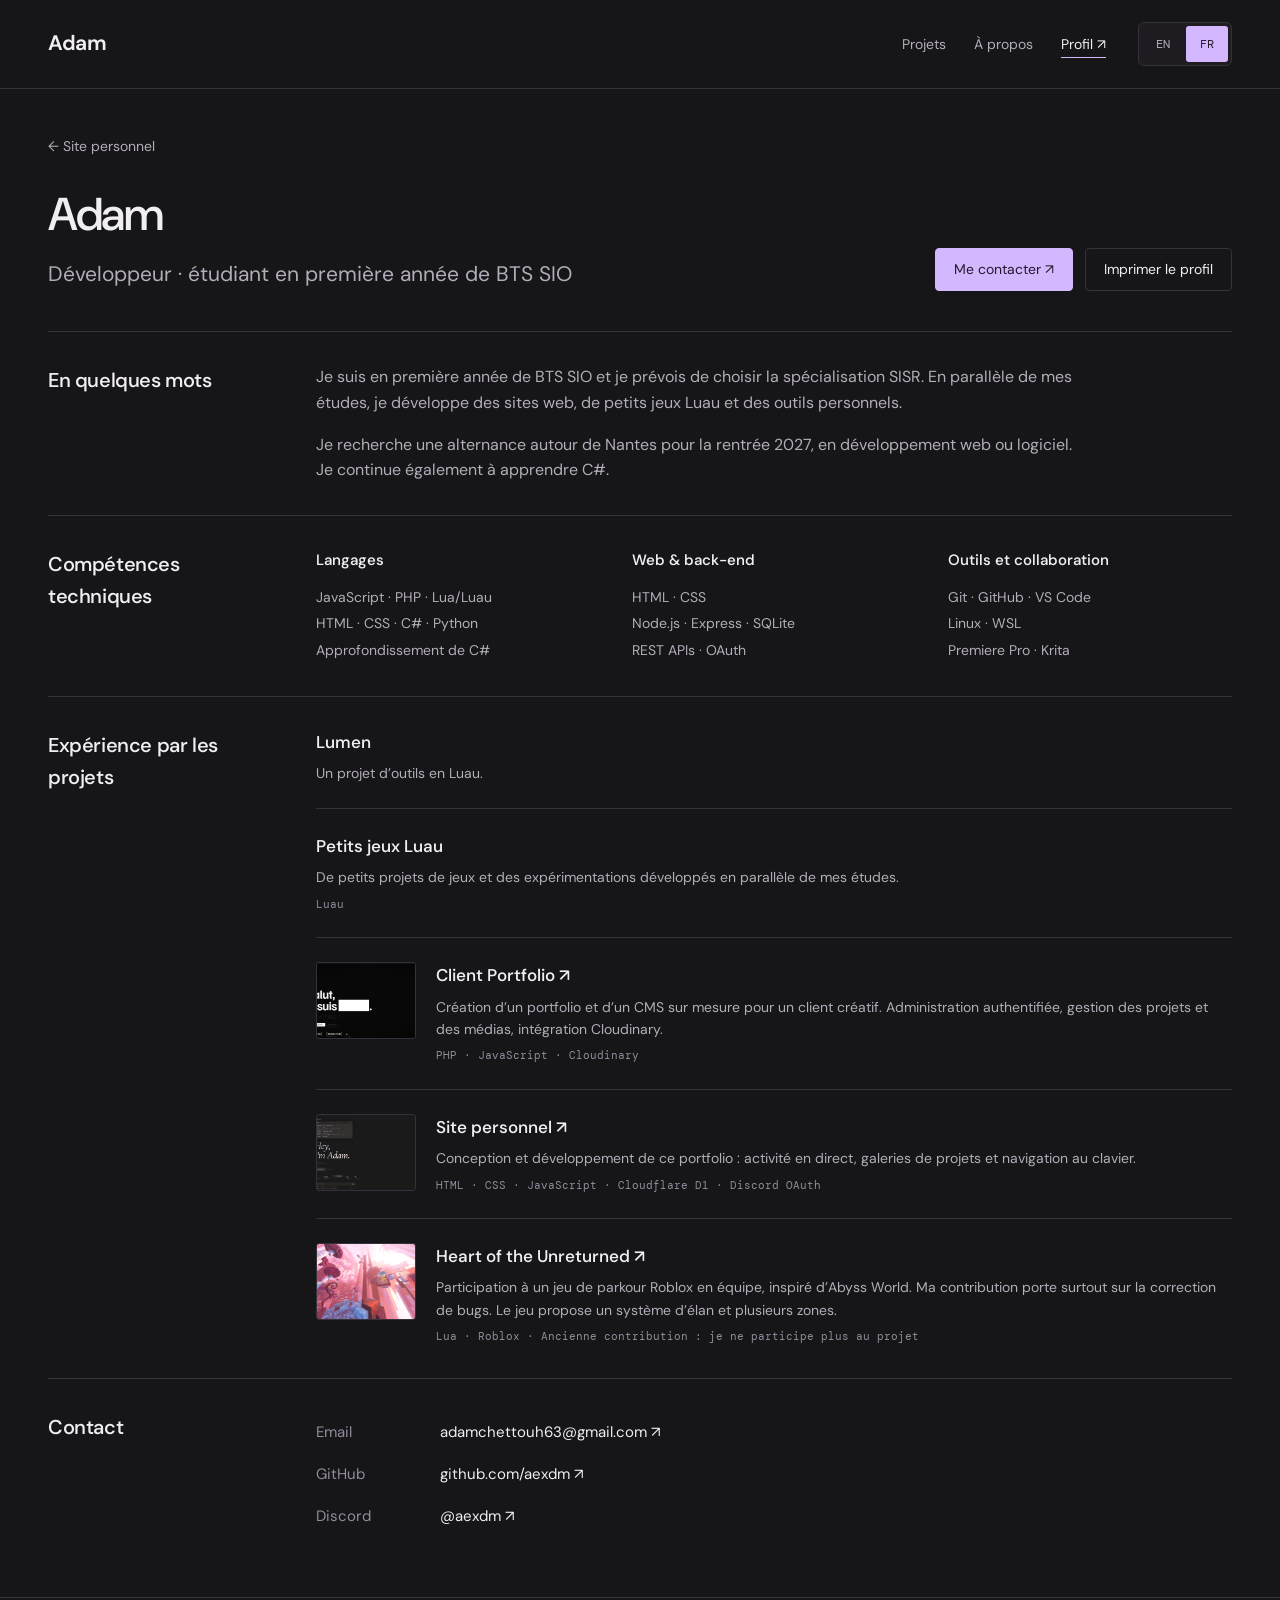
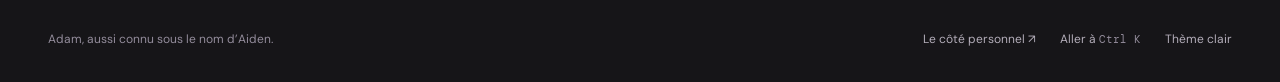
<file: pro.html>
<!DOCTYPE html>
<html lang="fr" data-default-lang="fr" data-layout="portfolio-v2">
<head>
  <meta charset="UTF-8">
  <meta name="viewport" content="width=device-width, initial-scale=1">
  <title>Adam : developer profile</title>
  <meta name="description" content="Adam, étudiant en première année de BTS SIO. Recherche d’alternance autour de Nantes pour la rentrée 2027. Web, Luau et C#.">
  <meta name="theme-color" content="#161518">
  <link rel="stylesheet" href="site.css">
  <link rel="stylesheet" href="language-switch.css">
  <script src="site.js" defer></script>
</head>
<body data-page="profile">
  <a class="skip-link" href="#main" data-en="Skip to content" data-fr="Aller au contenu">Aller au contenu</a>
  <header class="site-header"><div class="wrap header-inner">
    <a class="wordmark" href="index.html" aria-label="Adam">Adam</a>
    <nav class="primary-nav" aria-label="Main navigation"><a href="#projets" data-en="Work" data-fr="Projets">Projets</a><a href="perso.html" data-en="About" data-fr="À propos">À propos</a><a href="pro.html" aria-current="page" data-en="Profile ↗" data-fr="Profil ↗">Profil ↗</a></nav>
    <div class="header-tools"><div class="language-switch" role="group" aria-label="Language / Langue"><button type="button" data-lang="en" aria-pressed="false" aria-label="English">EN</button><button type="button" data-lang="fr" aria-pressed="true" aria-label="Français">FR</button></div></div>
  </div></header>
  <main class="wrap profile-bottom" id="main">
    <div class="page-top"><a href="perso.html" data-en="← Personal site" data-fr="← Site personnel">← Site personnel</a></div>
    <section class="profile-intro" aria-labelledby="profile-title"><div><h1 class="page-title" id="profile-title">Adam</h1><p class="page-lead" data-en="Developer · first-year BTS SIO student" data-fr="Développeur · étudiant en première année de BTS SIO">Développeur · étudiant en première année de BTS SIO</p></div><div class="profile-actions"><a class="button button--primary" href="mailto:adamchettouh63@gmail.com" data-en="Get in touch ↗" data-fr="Me contacter ↗">Me contacter ↗</a><button class="button" type="button" data-print hidden data-en="Print profile" data-fr="Imprimer le profil">Imprimer le profil</button></div></section>
    <section class="profile-section" id="profil" aria-labelledby="summary-title"><h2 id="summary-title" data-en="A short introduction" data-fr="En quelques mots">En quelques mots</h2><div class="profile-summary"><p data-en="I’m in my first year of BTS SIO and plan to choose the SISR specialization. Alongside my studies, I build websites, small Luau games, and personal tools." data-fr="Je suis en première année de BTS SIO et je prévois de choisir la spécialisation SISR. En parallèle de mes études, je développe des sites web, de petits jeux Luau et des outils personnels.">Je suis en première année de BTS SIO et je prévois de choisir la spécialisation SISR. En parallèle de mes études, je développe des sites web, de petits jeux Luau et des outils personnels.</p><p data-en="I’m looking for an alternance around Nantes starting in the 2027 academic year, in web or software development. I’m also continuing to learn C#." data-fr="Je recherche une alternance autour de Nantes pour la rentrée 2027, en développement web ou logiciel. Je continue également à apprendre C#.">Je recherche une alternance autour de Nantes pour la rentrée 2027, en développement web ou logiciel. Je continue également à apprendre C#.</p></div></section>
    <section class="profile-section" id="competences" aria-labelledby="skills-title"><h2 id="skills-title" data-en="Technical skills" data-fr="Compétences techniques">Compétences techniques</h2><div class="skills-list"><div><h3 data-en="Languages" data-fr="Langages">Langages</h3><p>JavaScript · PHP · Lua/Luau<br>HTML · CSS · C# · Python<br><span data-en="Continuing to learn C#" data-fr="Approfondissement de C#">Approfondissement de C#</span></p></div><div><h3>Web &amp; back-end</h3><p>HTML · CSS<br>Node.js · Express · SQLite<br>REST APIs · OAuth</p></div><div><h3 data-en="Tools & collaboration" data-fr="Outils et collaboration">Outils et collaboration</h3><p>Git · GitHub · VS Code<br>Linux · WSL<br>Premiere Pro · Krita</p></div></div></section>
    <section class="profile-section" id="projets" aria-labelledby="projects-title"><h2 id="projects-title" data-en="Project experience" data-fr="Expérience par les projets">Expérience par les projets</h2><div class="work-list">
<article class="work-item work-item--text"><div><h3>Lumen</h3><p data-en="A tooling project in Luau." data-fr="Un projet d’outils en Luau.">Un projet d’outils en Luau.</p></div></article>
<article class="work-item work-item--text"><div><h3 data-en="Small Luau games" data-fr="Petits jeux Luau">Petits jeux Luau</h3><p data-en="Small game projects and experiments developed alongside my studies." data-fr="De petits projets de jeux et des expérimentations développés en parallèle de mes études.">De petits projets de jeux et des expérimentations développés en parallèle de mes études.</p><p class="work-tech">Luau</p></div></article>
      <article class="work-item"><a href="https://github.com/aexdm/client-portfolio" data-project="client" aria-label="Client Portfolio details"><img src="images/showcase-1.png" alt="Client Portfolio homepage" width="100" height="77" loading="lazy"></a><div><h3><a href="https://github.com/aexdm/client-portfolio" data-project="client">Client Portfolio ↗</a></h3><p data-en="Built a portfolio and custom CMS for a creative client. Includes an authenticated admin panel, project and media management, and Cloudinary integration." data-fr="Création d’un portfolio et d’un CMS sur mesure pour un client créatif. Administration authentifiée, gestion des projets et des médias, intégration Cloudinary.">Création d’un portfolio et d’un CMS sur mesure pour un client créatif. Administration authentifiée, gestion des projets et des médias, intégration Cloudinary.</p><p class="work-tech">PHP · JavaScript · Cloudinary</p></div></article>
      <article class="work-item"><a href="https://github.com/aexdm/angxl.dev.hub" data-project="site" aria-label="Personal website details"><img src="images/showcase-perso1.png" alt="Earlier personal website design" width="100" height="77" loading="lazy"></a><div><h3><a href="https://github.com/aexdm/angxl.dev.hub" data-project="site" data-en="Personal website ↗" data-fr="Site personnel ↗">Site personnel ↗</a></h3><p data-en="Designed and developed this portfolio, with a live activity feed, project galleries, and keyboard navigation." data-fr="Conception et développement de ce portfolio : activité en direct, galeries de projets et navigation au clavier.">Conception et développement de ce portfolio : activité en direct, galeries de projets et navigation au clavier.</p><p class="work-tech">HTML · CSS · JavaScript · Cloudflare D1 · Discord OAuth</p></div></article>
      <article class="work-item"><a href="https://www.roblox.com/games/132429881613824/ABYSS-WORLD-HOTU" data-project="hotu" aria-label="Heart of the Unreturned details"><img src="images/hotu1.png" alt="Heart of the Unreturned game world" width="100" height="77" loading="lazy"></a><div><h3><a href="https://www.roblox.com/games/132429881613824/ABYSS-WORLD-HOTU" data-project="hotu">Heart of the Unreturned ↗</a></h3><p data-en="Contributed to a team-built Roblox parkour game inspired by Abyss World. My contribution focused mainly on bug fixes. The game includes momentum-based movement and multi-zone maps." data-fr="Participation à un jeu de parkour Roblox en équipe, inspiré d’Abyss World. Ma contribution porte surtout sur la correction de bugs. Le jeu propose un système d’élan et plusieurs zones.">Participation à un jeu de parkour Roblox en équipe, inspiré d’Abyss World. Ma contribution porte surtout sur la correction de bugs. Le jeu propose un système d’élan et plusieurs zones.</p><p class="work-tech">Lua · Roblox · <span data-en="Past contribution : no longer involved" data-fr="Ancienne contribution : je ne participe plus au projet">Ancienne contribution : je ne participe plus au projet</span></p></div></article>
    </div></section>
    <section class="profile-section" id="contact" aria-labelledby="profile-contact-title"><h2 id="profile-contact-title">Contact</h2><dl class="contact-details"><div><dt>Email</dt><dd><a href="mailto:adamchettouh63@gmail.com">adamchettouh63@gmail.com ↗</a></dd></div><div><dt>GitHub</dt><dd><a href="https://github.com/aexdm" target="_blank" rel="noopener noreferrer">github.com/aexdm ↗</a></dd></div><div><dt>Discord</dt><dd><a href="https://discord.com/users/853310319002517524" target="_blank" rel="noopener noreferrer">@aexdm ↗</a></dd></div></dl></section>
  </main>
  <footer class="site-footer"><div class="wrap footer-inner"><p data-en="Adam, also known as Aiden." data-fr="Adam, aussi connu sous le nom d’Aiden.">Adam, aussi connu sous le nom d’Aiden.</p><div class="footer-actions"><a href="perso.html" data-en="The personal side ↗" data-fr="Le côté personnel ↗">Le côté personnel ↗</a><button type="button" data-command-open hidden><span data-en="Go to" data-fr="Aller à">Aller à</span> <kbd>Ctrl K</kbd></button><button type="button" data-theme-toggle hidden>Light theme</button></div></div></footer>
</body>
</html>
</file>
<file: site.css>
@import url('https://fonts.googleapis.com/css2?family=DM+Mono:wght@400;500&family=DM+Sans:wght@400;450;500;550;600;650;700&display=swap');

:root {
  color-scheme: dark;
  --bg: #161518;
  --surface: #1e1c21;
  --hover: #26232b;
  --text: #f0edf3;
  --secondary: #b3adb9;
  --muted: #938c9b;
  --line: #36313b;
  --accent: #d4b8ff;
  --accent-text: #231b2d;
  --error: #f5b8d4;
  --sans: 'DM Sans', sans-serif;
  --mono: 'DM Mono', monospace;
}
:root[data-theme='light'] {
  color-scheme: light;
  --bg: #f5f5f4;
  --surface: #ece9ef;
  --hover: #e6e0ed;
  --text: #211d26;
  --secondary: #58505f;
  --muted: #696170;
  --line: #d5cfdc;
  --accent: #684689;
  --accent-text: #fff;
  --error: #982e55;
}
*, *::before, *::after { box-sizing: border-box; }
html { scroll-behavior: smooth; scroll-padding-top: 24px; }
body { margin: 0; background: var(--bg); color: var(--text); font: 16px/1.6 var(--sans); -webkit-font-smoothing: antialiased; }
body:has(dialog[open]) { overflow: hidden; }
::selection { background: var(--accent); color: var(--accent-text); }
a { color: inherit; text-decoration: none; }
button, input, textarea { font: inherit; }
button, a, input, textarea { -webkit-tap-highlight-color: transparent; }
button { color: inherit; cursor: pointer; }
button, a { touch-action: manipulation; }
button { background: none; border: 0; }
button:disabled { cursor: not-allowed; opacity: .55; }
:focus-visible { outline: 2px solid var(--accent); outline-offset: 5px; }
img { display: block; max-width: 100%; }
h1, h2, h3, p { margin: 0; }
h1, h2, h3 { font-weight: 550; }
ul, ol { margin: 0; }
[hidden] { display: none !important; }
.wrap { width: min(1200px, calc(100% - 96px)); margin-inline: auto; }
.skip-link { position: absolute; top: -100px; left: 24px; z-index: 10; padding: 12px 20px; background: var(--accent); color: var(--accent-text); }
.skip-link:focus { top: 12px; }
.site-header { border-bottom: 1px solid var(--line); }
.header-inner { min-height: 88px; display: flex; align-items: center; gap: 32px; }
.wordmark { font-size: 21px; font-weight: 650; letter-spacing: -.8px; white-space: nowrap; }
.wordmark span { color: var(--accent); }
.primary-nav { display: flex; gap: 28px; margin-left: auto; align-items: center; }
.primary-nav a, .recruiter-link { font-size: 14px; color: var(--secondary); padding-block: 12px; white-space: nowrap; }
.primary-nav a:hover, .primary-nav a[aria-current], .recruiter-link:hover { color: var(--text); }
.primary-nav a[aria-current] { text-decoration: underline; text-decoration-color: var(--accent); text-underline-offset: 8px; }
.header-tools { display: flex; gap: 28px; align-items: center; }
.language-switch { display: flex; gap: 10px; border-left: 1px solid var(--line); padding-left: 24px; }
.language-switch button { padding: 10px 0; min-width: 28px; font: 12px var(--mono); color: var(--muted); }
.language-switch button[aria-pressed='true'] { color: var(--text); text-decoration: underline; text-underline-offset: 6px; }
.language-switch button:hover { color: var(--accent); }
.intro { padding: 64px 0 48px; display: grid; grid-template-columns: 1.4fr 1fr; gap: 64px; align-items: end; }
.intro h1 { font-size: clamp(38px, 4.4vw, 62px); line-height: 1.12; letter-spacing: -2.8px; margin-bottom: 20px; }
.intro-heading { font-size: 26px; line-height: 1.4; font-weight: 450; letter-spacing: -.6px; color: var(--secondary); max-width: 460px; text-wrap: balance; }
.intro-bio { max-width: 390px; padding-bottom: 3px; }
.intro-bio p { color: var(--secondary); font-size: 16px; line-height: 1.8; }
.inline-link { display: inline-flex; gap: 8px; align-items: baseline; padding-block: 6px; border-bottom: 1px solid var(--line); }
.inline-link:hover { border-color: var(--accent); color: var(--accent); }
.intro-bio .inline-link { margin-top: 16px; font-size: 14px; }
.section-heading { display: flex; justify-content: space-between; align-items: center; gap: 24px; padding-block: 22px; border-top: 1px solid var(--line); }
.section-heading h2 { font-size: 22px; letter-spacing: -.6px; }
.filters { display: flex; gap: 24px; }
.filters button { padding: 8px 0; font-size: 14px; color: var(--muted); border-bottom: 1px solid transparent; }
.filters button:hover { color: var(--text); }
.filters button[aria-pressed='true'] { color: var(--text); border-bottom-color: var(--accent); }
.projects { display: grid; grid-template-columns: repeat(2, minmax(0, 1fr)); column-gap: 32px; row-gap: 36px; }
.project { min-width: 0; }
.project-link { display: block; }
.project-image { width: 100%; height: auto; aspect-ratio: 1.85; object-fit: cover; object-position: center; background: var(--surface); border: 1px solid var(--line); border-radius: 4px; transition: border-color 150ms ease; }
.project-link:hover .project-image { border-color: var(--accent); }
.project-image--screen { object-position: top left; }
.project-heading { display: flex; align-items: baseline; gap: 12px; margin-top: 15px; }
.project-number { font: 12px var(--mono); color: var(--muted); flex-shrink: 0; }
.project-heading h3 { font-size: 19px; letter-spacing: -.35px; }
.project-arrow { margin-left: auto; font-size: 23px; font-weight: 400; color: var(--secondary); line-height: 1; }
.project-link:hover h3, .project-link:hover .project-arrow { color: var(--accent); }
.project-description { color: var(--secondary); font-size: 14px; margin: 7px 0 9px 28px; max-width: 490px; }
.project-meta { color: var(--muted); font: 11px/1.6 var(--mono); margin-left: 28px; display: flex; align-items: baseline; justify-content: space-between; gap: 12px; }
.project--text { grid-column: 1 / -1; border-block: 1px solid var(--line); padding: 20px 0; }
.project--text .project-link { display: grid; grid-template-columns: 1fr 1fr; gap: 32px; align-items: center; }
.project--text .project-heading { margin: 0; }
.project--text .project-description { margin: 0; }
.project--text .project-arrow { margin-right: 12px; }
.contact-strip { padding-block: 48px; display: flex; justify-content: space-between; align-items: center; gap: 32px; }
.contact-strip h2 { font-size: 26px; letter-spacing: -.7px; }
.contact-strip p { color: var(--secondary); margin-top: 8px; font-size: 14px; }
.contact-links { display: flex; gap: 24px; flex-wrap: wrap; }
.site-footer { border-top: 1px solid var(--line); }
.footer-inner { min-height: 84px; display: flex; align-items: center; justify-content: space-between; gap: 24px; font-size: 12px; color: var(--muted); }
.footer-actions { display: flex; flex-wrap: wrap; gap: 24px; align-items: center; }
.footer-actions button, .footer-actions a { padding: 10px 0; font-size: 12px; color: var(--secondary); }
.footer-actions button:hover, .footer-actions a:hover { color: var(--text); }
kbd { font: 11px var(--mono); color: var(--muted); }
.page-top { padding: 44px 0 28px; }
.page-top a { font-size: 14px; color: var(--secondary); }
.page-top a:hover { color: var(--accent); }
.personal-nav { display: flex; gap: 32px; border-bottom: 1px solid var(--line); margin-bottom: 40px; }
.personal-nav a { padding: 12px 0; color: var(--secondary); font-size: 14px; border-bottom: 2px solid transparent; margin-bottom: -1px; }
.personal-nav a[aria-current='page'] { color: var(--text); border-bottom-color: var(--accent); }
.personal-nav a:hover { color: var(--text); }
.personal-panel { padding-bottom: 56px; min-height: 540px; }
.personal-panel:focus { outline: none; }
.personal-panel + .personal-panel { border-top: 1px solid var(--line); padding-top: 40px; }
.js .personal-panel { border-top: none; padding-top: 0; }
.page-title { font-size: clamp(32px, 3.6vw, 46px); line-height: 1.2; letter-spacing: -1.8px; }
.page-lead { color: var(--secondary); margin-top: 16px; max-width: 630px; }
.about-layout { display: grid; grid-template-columns: 1.4fr 1fr; gap: 80px; margin-top: 36px; }
.prose p { margin-bottom: 20px; color: var(--secondary); max-width: 660px; }
.prose p:first-child { color: var(--text); font-size: 21px; line-height: 1.7; letter-spacing: -.2px; }
.prose a { text-decoration: underline; text-underline-offset: 4px; }
.profile-identity { display: flex; gap: 16px; align-items: center; padding-bottom: 24px; }
.avatar { height: 56px; width: 56px; background: var(--surface); border: 1px solid var(--line); border-radius: 8px; display: grid; place-items: center; overflow: hidden; font-size: 24px; color: var(--accent); flex-shrink: 0; }
.avatar img { width: 100%; height: 100%; object-fit: cover; }
.profile-identity h2 { font-size: 18px; }
.presence { font: 12px/1.6 var(--mono); color: var(--muted); margin-top: 4px; }
.facts { margin: 0; border-top: 1px solid var(--line); }
.facts div { display: grid; grid-template-columns: 112px 1fr; gap: 16px; padding: 14px 0; border-bottom: 1px solid var(--line); font-size: 14px; }
.facts dt { color: var(--muted); }
.facts dd { margin: 0; }
.about-links { margin-top: 20px; display: flex; gap: 24px; font-size: 14px; }
.interests { border-top: 1px solid var(--line); margin-top: 24px; padding-top: 24px; }
.interests h2 { font-size: 18px; margin-bottom: 12px; }
.interests p { color: var(--secondary); font-size: 15px; max-width: 660px; }
.now-layout { display: grid; grid-template-columns: 1.2fr 1fr; gap: 72px; margin-top: 36px; }
.note-section + .note-section { margin-top: 28px; }
.note-section h2 { font-size: 19px; margin-bottom: 12px; }
.note-section p { color: var(--secondary); font-size: 15px; }
.note-section p + p { margin-top: 12px; }
.live-section { border-top: 1px solid var(--line); padding-top: 20px; }
.live-section h2 { font-size: 18px; margin-bottom: 12px; }
.live-section + .live-section { margin-top: 28px; }
.live-line { color: var(--secondary); font-size: 14px; }
.now-playing { display: flex; gap: 16px; align-items: center; margin-top: 16px; }
.now-playing img { width: 48px; height: 48px; border-radius: 4px; }
.now-playing a { font-size: 14px; }
.now-playing p { color: var(--secondary); font-size: 12px; }
.commit-list { list-style: none; padding: 0; }
.commit-list li { padding: 12px 0; border-bottom: 1px solid var(--line); font-size: 14px; }
.commit-list a { display: block; overflow-wrap: anywhere; }
.commit-list a:hover { color: var(--accent); }
.commit-list time { display: block; font: 11px var(--mono); color: var(--muted); margin-top: 6px; }
.setup-grid { display: grid; grid-template-columns: repeat(2, minmax(0, 1fr)); gap: 32px 64px; margin-top: 36px; }
.setup-section h2 { font-size: 19px; margin-bottom: 16px; }
.setup-section .facts div { grid-template-columns: 120px 1fr; }
.friends-copy { margin: 28px 0; max-width: 580px; color: var(--secondary); }
.guestbook-layout { display: grid; grid-template-columns: 1fr 1fr; gap: 72px; margin-top: 32px; }
.guest-form label { display: block; margin: 0 0 8px; font-size: 14px; }
.guest-form input, .guest-form textarea, .command-input { background: var(--surface); color: var(--text); border: 1px solid var(--line); border-radius: 4px; padding: 12px 14px; width: 100%; }
.guest-form input { margin-bottom: 20px; }
.guest-form textarea { min-height: 144px; resize: vertical; }
.guest-form input:focus, .guest-form textarea:focus, .command-input:focus { border-color: var(--accent); outline-offset: 2px; }
.form-footer { display: flex; justify-content: space-between; align-items: center; margin-top: 12px; gap: 16px; }
.char-count { font: 11px var(--mono); color: var(--muted); }
.button { display: inline-flex; justify-content: center; align-items: center; gap: 10px; padding: 10px 18px; border: 1px solid var(--line); border-radius: 4px; font-size: 14px; line-height: 1.5; transition: background-color 150ms ease; }
.button:hover { background: var(--hover); border-color: var(--secondary); }
.button--primary { background: var(--accent); color: var(--accent-text); border-color: var(--accent); }
.button--primary:hover { background: var(--accent); border-color: var(--accent); opacity: .9; }
.auth-line { display: flex; gap: 16px; align-items: center; justify-content: space-between; margin-top: 20px; color: var(--secondary); font-size: 13px; }
.auth-line a, .auth-line button { text-decoration: underline; text-underline-offset: 4px; }
.form-message { font-size: 13px; margin-top: 16px; min-height: 22px; color: var(--secondary); }
.form-message[data-error='true'] { color: var(--error); }
.guest-entries h2 { font-size: 18px; padding-bottom: 14px; border-bottom: 1px solid var(--line); }
.guest-entry { padding: 20px 0; border-bottom: 1px solid var(--line); }
.guest-entry header { display: flex; gap: 12px; align-items: baseline; }
.guest-entry h3 { font-size: 14px; overflow-wrap: anywhere; }
.guest-entry time { margin-left: auto; font: 10px var(--mono); color: var(--muted); white-space: nowrap; }
.guest-entry p { margin-top: 8px; font-size: 14px; color: var(--secondary); white-space: pre-wrap; overflow-wrap: anywhere; }
.guest-delete { margin-top: 8px; padding: 4px 0; color: var(--error); font-size: 12px; text-decoration: underline; }
.empty-state { padding-block: 20px; color: var(--secondary); font-size: 14px; }
.retry-button { text-decoration: underline; text-underline-offset: 4px; padding: 8px 0; font-size: 13px; color: var(--text); }
.profile-intro { display: flex; justify-content: space-between; gap: 32px; align-items: flex-end; padding-bottom: 40px; }
.profile-intro .page-lead { font-size: 21px; }
.profile-actions { display: flex; gap: 12px; flex-wrap: wrap; }
.profile-section { display: grid; grid-template-columns: 220px 1fr; gap: 48px; padding: 32px 0; border-top: 1px solid var(--line); }
.profile-section > h2 { font-size: 20px; letter-spacing: -.4px; }
.profile-summary { max-width: 760px; color: var(--secondary); }
.profile-summary p + p { margin-top: 16px; }
.skills-list { display: grid; grid-template-columns: repeat(3, minmax(0,1fr)); gap: 32px; }
.skills-list h3 { font-size: 15px; margin-bottom: 12px; }
.skills-list p { color: var(--secondary); font-size: 14px; line-height: 1.9; }
.work-list { display: grid; gap: 24px; }
.work-item { display: grid; grid-template-columns: 100px 1fr; gap: 20px; padding-bottom: 24px; border-bottom: 1px solid var(--line); }
.work-item:last-child { border: 0; padding-bottom: 0; }
.work-item img { width: 100px; height: auto; aspect-ratio: 1.3; object-fit: cover; border-radius: 3px; border: 1px solid var(--line); }
.work-item h3 { font-size: 17px; }
.work-item h3 a:hover { color: var(--accent); }
.work-item p { font-size: 14px; color: var(--secondary); margin-top: 6px; }
.work-item .work-tech { font: 11px/1.7 var(--mono); color: var(--muted); }
.work-item--text { grid-template-columns: 1fr; }
.contact-details { margin: 0; }
.contact-details div { display: grid; grid-template-columns: 100px 1fr; gap: 24px; padding: 9px 0; font-size: 15px; }
.contact-details dt { color: var(--muted); }
.contact-details dd { margin: 0; overflow-wrap: anywhere; }
.contact-details a:hover { color: var(--accent); }
.profile-bottom { padding-bottom: 28px; }
.dialog { padding: 0; width: min(840px, calc(100% - 32px)); max-height: calc(100dvh - 48px); border: 1px solid var(--line); border-radius: 8px; background: var(--bg); color: var(--text); overflow: auto; }
.dialog::backdrop { background: rgb(0 0 0 / .72); }
.dialog-header { display: flex; justify-content: space-between; gap: 24px; align-items: center; padding: 16px 24px; border-bottom: 1px solid var(--line); }
.dialog-header p { font-size: 13px; color: var(--secondary); }
.close-button { font-size: 14px; padding: 6px 0 6px 12px; color: var(--secondary); }
.close-button:hover { color: var(--text); }
.dialog-body { padding: 24px; }
.dialog-body h2 { font-size: 28px; letter-spacing: -.8px; margin: 24px 0 12px; }
.dialog-body > p { color: var(--secondary); }
.dialog-image { width: 100%; aspect-ratio: 1.85; object-fit: contain; background: var(--surface); border: 1px solid var(--line); border-radius: 3px; }
.gallery-nav { display: flex; align-items: center; justify-content: space-between; margin-top: 12px; }
.gallery-nav button { padding: 8px 12px; border: 1px solid var(--line); border-radius: 4px; font-size: 13px; }
.gallery-nav button:hover { background: var(--hover); }
.gallery-nav output { font: 12px var(--mono); color: var(--muted); }
.project-detail-list { margin: 20px 0; padding-left: 20px; font-size: 14px; color: var(--secondary); }
.project-detail-list li { margin-block: 6px; }
.dialog-bottom { display: flex; justify-content: space-between; gap: 16px; align-items: center; padding-top: 20px; margin-top: 20px; border-top: 1px solid var(--line); }
.dialog-bottom span { font: 11px/1.7 var(--mono); color: var(--muted); }
.command-dialog { width: min(540px, calc(100% - 32px)); }
.command-dialog .dialog-body { padding: 20px; }
.command-dialog label { display: block; margin-bottom: 12px; font-size: 14px; }
.command-results { list-style: none; padding: 12px 0 0; }
.command-results button { width: 100%; display: flex; text-align: left; padding: 12px; border-radius: 4px; font-size: 14px; }
.command-results button:hover, .command-results button:focus { background: var(--hover); }
.command-results kbd { margin-left: auto; }
.shortcut-list { margin: 0; }
.shortcut-list div { display: flex; justify-content: space-between; padding: 10px 0; border-bottom: 1px solid var(--line); font-size: 14px; }
.shortcut-list dd { margin: 0; }
.toast { position: fixed; bottom: 24px; left: 50%; translate: -50% 0; z-index: 20; max-width: calc(100% - 32px); padding: 12px 20px; background: var(--surface); color: var(--text); border: 1px solid var(--line); border-radius: 4px; font-size: 14px; }
.__ed_on [contenteditable='true'] { outline: 2px solid var(--accent) !important; background: var(--surface) !important; }
#__ed_btn { background: var(--accent) !important; color: var(--accent-text) !important; border-radius: 4px !important; box-shadow: none !important; font-family: var(--sans) !important; }
.sr-only { position: absolute; width: 1px; height: 1px; overflow: hidden; clip-path: inset(50%); white-space: nowrap; }
@media (min-width: 1500px) { .intro { padding-top: 72px; padding-bottom: 56px; } }
@media (max-width: 1000px) {
  .wrap { width: calc(100% - 64px); }
  .header-inner { gap: 24px; }
  .primary-nav { gap: 20px; }
  .header-tools { gap: 20px; }
  .recruiter-link { display: none; }
  .intro { gap: 40px; }
  .intro h1 { letter-spacing: -2px; }
  .about-layout, .now-layout, .guestbook-layout { gap: 40px; }
  .profile-section { grid-template-columns: 160px 1fr; gap: 32px; }
  .skills-list { gap: 24px; grid-template-columns: 1fr 1fr; }
}
@media (max-width: 680px) {
  .wrap { width: calc(100% - 40px); }
  .header-inner { min-height: 110px; flex-wrap: wrap; gap: 0; padding-top: 12px; padding-bottom: 6px; }
  .wordmark { font-size: 20px; }
  .header-tools { margin-left: auto; }
  .language-switch { border: 0; padding: 0; }
  .primary-nav { width: 100%; order: 3; margin: 0; gap: 24px; }
  .primary-nav a { font-size: 13px; }
  .intro { grid-template-columns: 1fr; gap: 28px; padding-block: 40px 32px; }
  .intro h1 { font-size: 42px; margin-bottom: 16px; letter-spacing: -1.8px; }
  .intro-heading { font-size: 23px; max-width: 340px; }
  .intro-bio { max-width: 100%; }
  .intro-bio p { font-size: 15px; }
  .intro-bio .inline-link { margin-top: 10px; }
  .section-heading { flex-wrap: wrap; gap: 10px; padding-block: 18px; }
  .section-heading h2 { font-size: 20px; }
  .filters { gap: 20px; }
  .filters button { font-size: 13px; }
  .projects { grid-template-columns: 1fr; gap: 28px; }
  .project-heading h3 { font-size: 18px; }
  .project--text .project-link { grid-template-columns: 1fr; gap: 10px; }
  .project--text .project-description { margin-left: 28px; }
  .project-meta { font-size: 10px; }
  .contact-strip { padding-block: 32px; display: block; }
  .contact-links { margin-top: 20px; gap: 20px; font-size: 14px; }
  .footer-inner { padding-block: 20px; flex-wrap: wrap; gap: 12px; }
  .footer-actions { gap: 20px; }
  .page-top { padding-block: 28px 20px; }
  .personal-nav { gap: 0 22px; flex-wrap: wrap; margin-bottom: 28px; }
  .personal-nav a { font-size: 13px; padding: 10px 0; }
  .page-title { font-size: 34px; letter-spacing: -1.2px; }
  .about-layout, .now-layout, .guestbook-layout, .setup-grid { grid-template-columns: 1fr; gap: 32px; margin-top: 28px; }
  .personal-panel { min-height: 440px; padding-bottom: 40px; }
  .profile-intro { display: block; padding-bottom: 28px; }
  .profile-actions { margin-top: 24px; }
  .profile-section { grid-template-columns: 1fr; gap: 20px; padding-block: 24px; }
  .skills-list { grid-template-columns: repeat(2, minmax(0, 1fr)); }
  .work-item { grid-template-columns: 80px 1fr; gap: 16px; }
  .work-item img { width: 80px; }
  .work-item--text { grid-template-columns: 1fr; }
  .contact-details div { grid-template-columns: 64px 1fr; gap: 16px; font-size: 13px; }
  .dialog-header, .dialog-body { padding: 16px; }
  .dialog-body h2 { font-size: 25px; }
  .dialog-bottom { align-items: flex-start; flex-direction: column; }
}
@media (max-width: 380px) {
  .personal-nav { gap: 0 16px; }
  .primary-nav { gap: 20px; }
  .intro h1 { font-size: 37px; }
  .project-meta { flex-wrap: wrap; gap: 4px; }
}
@media (max-width: 480px) {
  .work-item { grid-template-columns: 1fr; }
  .work-item > a { display: none; }
}
@media (prefers-reduced-motion: reduce) {
  html { scroll-behavior: auto; }
  *, *::before, *::after { transition: none !important; }
}
@media print {
  :root { --bg: #fff; --text: #111; --secondary: #444; --muted: #555; --line: #ccc; --accent: #50366b; color-scheme: light; }
  body { font-size: 11pt; }
  .wrap { width: 100%; }
  .site-header, .site-footer, .page-top, .profile-actions, dialog, .toast, #__ed_btn { display: none !important; }
  .profile-intro { padding-top: 0; padding-bottom: 20px; }
  .page-title { font-size: 30pt; }
  .profile-intro .page-lead { font-size: 15pt; }
  .profile-section { grid-template-columns: 120px 1fr; gap: 24px; padding: 18px 0; }
  .profile-section > h2 { font-size: 13pt; }
  .work-item { break-inside: avoid; gap: 16px; padding-bottom: 16px; }
  .work-list { gap: 16px; }
  .skills-list { grid-template-columns: repeat(3, minmax(0, 1fr)); }
  .work-item p, .skills-list p, .profile-summary, .contact-details div { font-size: 10pt; }
  @page { margin: 16mm; }
}
</file>
<file: language-switch.css>
/* The original compact two-language control, with a clear selected state. */
.language-switch {
  display: inline-flex;
  gap: 2px;
  padding: 3px;
  border: 1px solid var(--line);
  border-radius: 6px;
  background: var(--surface);
}
.language-switch button {
  min-width: 42px;
  min-height: 36px;
  padding: 8px 12px;
  border-radius: 3px;
  color: var(--secondary);
  text-decoration: none;
}
.language-switch button[aria-pressed='true'] {
  background: var(--accent);
  color: var(--accent-text);
  text-decoration: none;
}
.language-switch button:hover { color: var(--text); }
.language-switch button[aria-pressed='true']:hover { color: var(--accent-text); }
</file>
